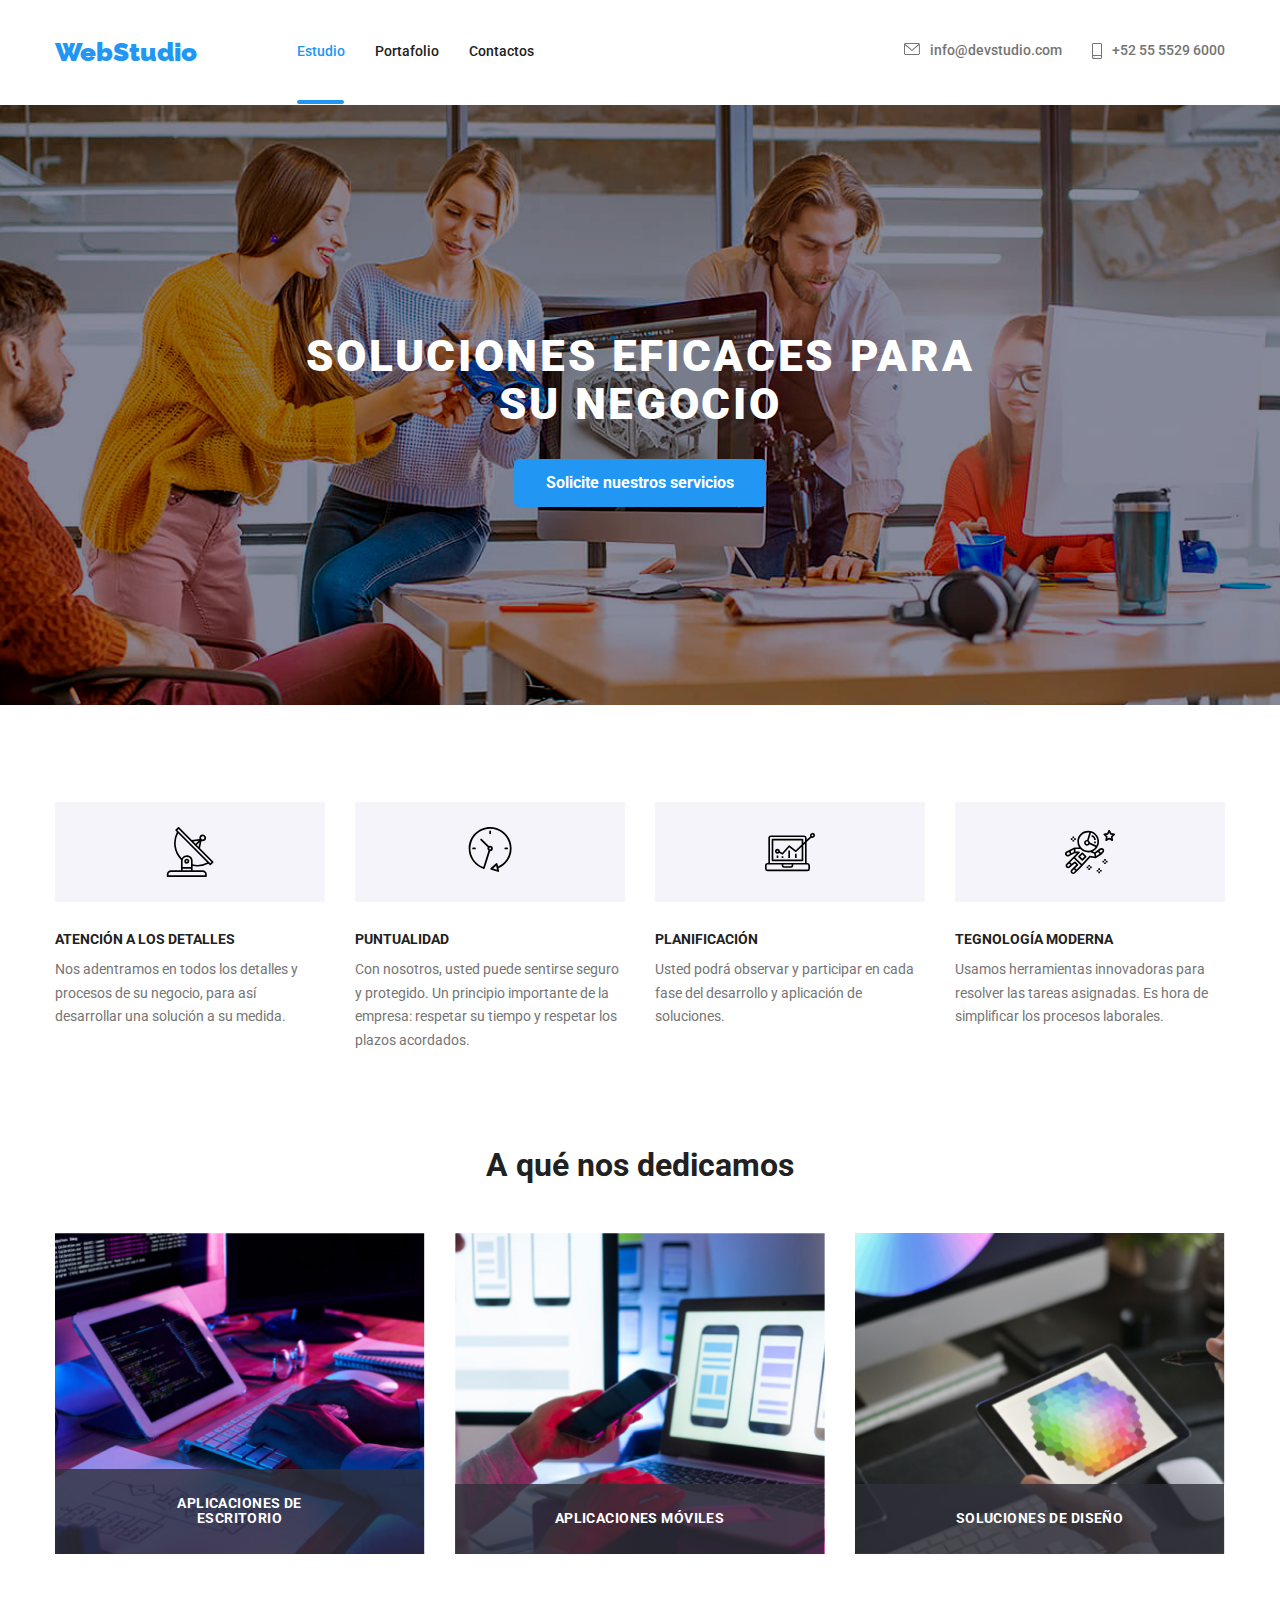
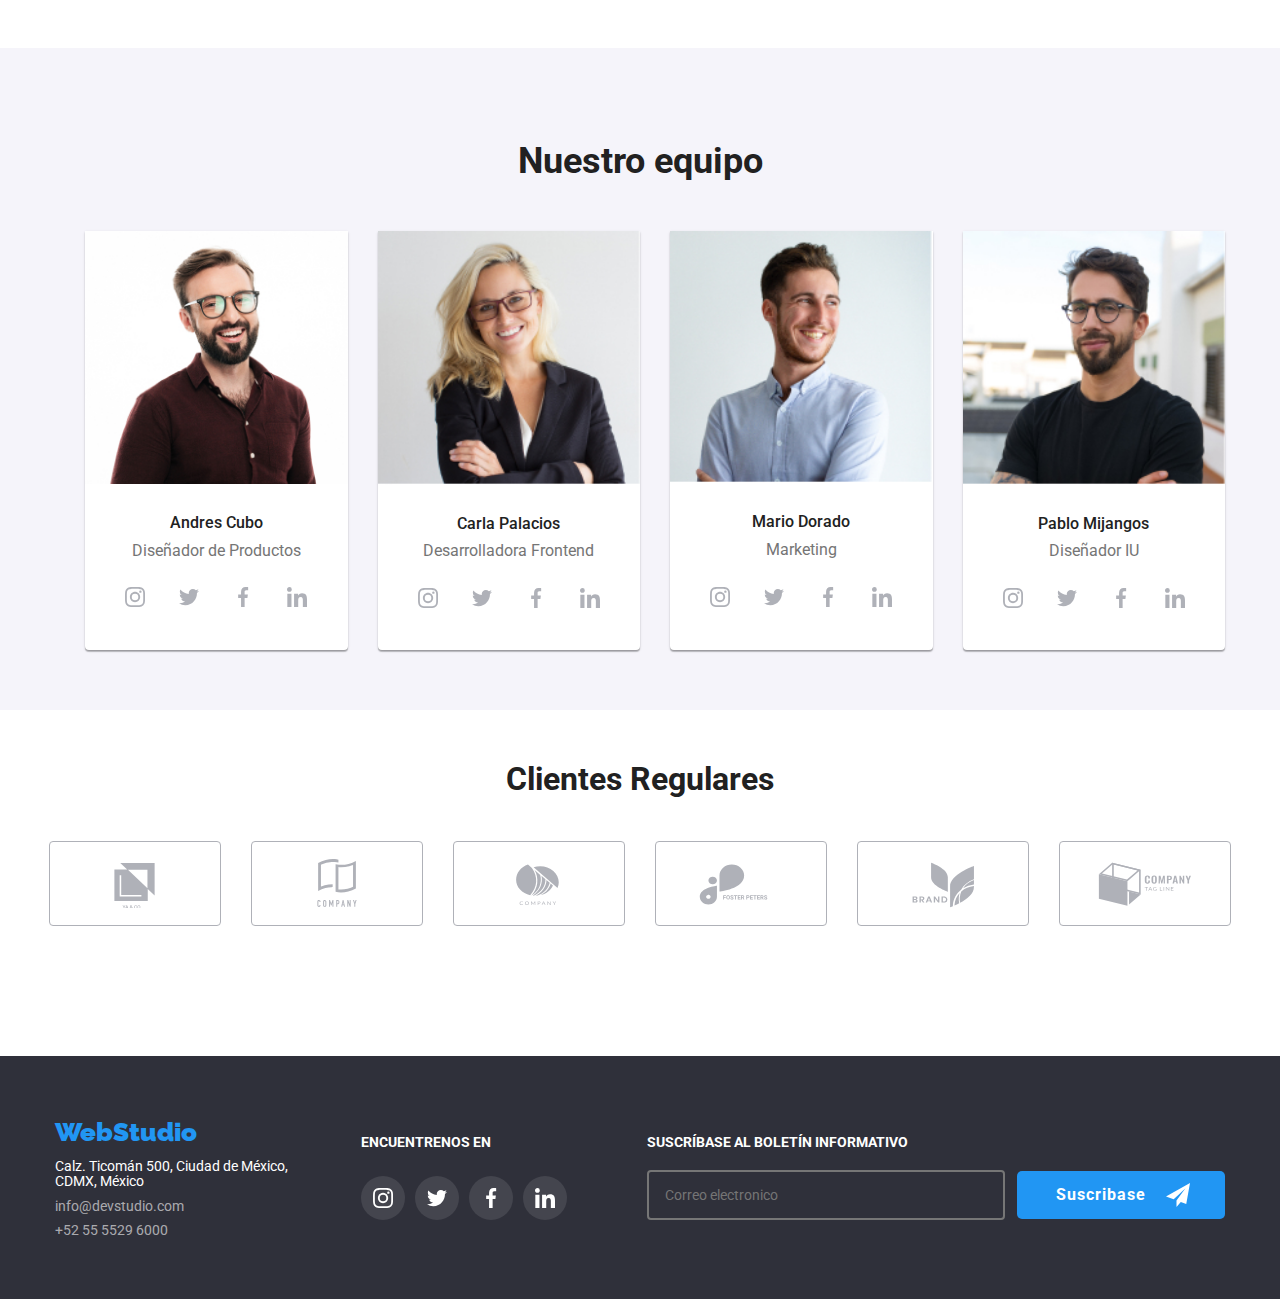
<file: index.html>
<!DOCTYPE html>
<html lang="en">
  <head>
    <meta charset="UTF-8" />
    <meta http-equiv="X-UA-Compatible" content="IE=edge" />
    <meta name="viewport" content="width=device-width, initial-scale=1.0" />
    <link
      rel="stylesheet"
      href="https://cdnjs.cloudflare.com/ajax/libs/modern-normalize/1.1.0/modern-normalize.min.css"
    />
    <link rel="stylesheet" href="./css/main.min.css" />
    <link rel="preconnect" href="https://fonts.googleapis.com" />
    <link rel="preconnect" href="https://fonts.googleapis.com" />
    <link rel="preconnect" href="https://fonts.gstatic.com" crossorigin />
    <link
      href="https://fonts.googleapis.com/css2?family=Raleway:wght@700&family=Roboto:wght@400;500;700;900&display=swap"
      rel="stylesheet"
    />
    <title>Estudio</title>
  </head>
  <body>
    <header>
      <div class="container__navigation container">
        <nav class="navigation">
          <a href="" class="logo-page link">WebStudio</a>
          <ul class="navigation__link list">
            <li class="navigation__list">
              <a href="./index.html" style="color: #2196f3"
                >Estudio
                <div class="selector-nav-estudio"></div
              ></a>
            </li>
            <li class="navigation__list">
              <a href="./portafolio.html">Portafolio </a>
            </li>
            <li class="navigation__list">
              <a href="">Contactos </a>
            </li>
          </ul>
        </nav>
        <ul class="contact list">
          <li class="contact__list">
            <a class="contact__link link" href="mailto:info@devstudio.com">
              <svg class="contact__icon contact__icon--c">
                <use href="./images/symbol-defs.svg#icon-correo"></use>
              </svg>
              info@devstudio.com</a
            >
          </li>
          <li class="contact__list">
            <a class="contact__link link" href="tel:+525555296000">
              <svg class="contact__icon contact__icon--t">
                <use href="./images/symbol-defs.svg#icon-telefono"></use>
              </svg>
              +52 55 5529 6000</a
            >
          </li>
        </ul>
      </div>
    </header>
    <main>
      <div class="backdrop is-hidden" data-modal>
        <div class="modal">
          <div class="box-form">
            <p class="text-modal">
              Deje sus datos, nos contactaremos con usted
            </p>
            <div class="modal-form">
              <label for="name"
                >Nombre<br />
                <div class="box-input">
                  <div class="form-wrapper">
                    <svg class="icon-form">
                      <use href="./images/symbol-defs.svg#icon-name"></use>
                    </svg>
                  </div>
                  <input type="text" name="name" class="form-input" />
                </div>
              </label>
              <label for="phone"
                >Telefono<br />
                <div class="box-input">
                  <div class="form-wrapper">
                    <svg class="icon-form">
                      <use href="./images/symbol-defs.svg#icon-phone"></use>
                    </svg>
                  </div>
                  <input type="text" name="phone" class="form-input" />
                </div>
              </label>
              <label for="mailto"
                >Correo<br />
                <div class="box-input">
                  <div class="form-wrapper">
                    <svg class="icon-form">
                      <use href="./images/symbol-defs.svg#icon-mail"></use>
                    </svg>
                  </div>
                  <input type="text" name="mailto" class="form-input" />
                </div>
              </label>
              <label for="comment"
                >Comentarios<br />
                <textarea
                  rows="5"
                  name="comment"
                  class="form-input-area"
                  placeholder="Introduzca el texto"
                ></textarea>
              </label>
              <label for="verification" id="validator">
                <input
                  type="checkbox"
                  name="validator"
                  value="verification"
                  class="form-validation"
                />
                <p class="text-validator">
                  Estoy de acuerdo con el boletín informativo y acepto los
                  Términos y Condiciones
                </p>
              </label>
              <button for="button" type="button" class="button-enviar">
                Enviar
              </button>
            </div>
          </div>
          <button type="button" class="button-close" data-modal-close>
            <svg class="button-svg">
              <use href="./images/symbol-defs.svg#icon-close"></use>
            </svg>
          </button>
        </div>
      </div>

      <section class="hero">
        <div class="container">
          <h1>SOLUCIONES EFICACES PARA SU NEGOCIO</h1>
          <button type="button" class="hero__button" data-modal-open>
            Solicite nuestros servicios
          </button>
        </div>
      </section>

      <section class="service">
        <div class="container">
          <ul class="service__list list">
            <li>
              <div class="service__icon">
                <svg class="service__icon--svg">
                  <use href="./images/symbol-defs.svg#icon-antena"></use>
                </svg>
              </div>
              <h3>ATENCIÓN A LOS DETALLES</h3>
              <p>
                Nos adentramos en todos los detalles y procesos de su negocio,
                para así desarrollar una solución a su medida.
              </p>
            </li>
            <li>
              <div class="service__icon">
                <svg class="service__icon--svg">
                  <use href="./images/symbol-defs.svg#icon-reloj"></use>
                </svg>
              </div>
              <h3>PUNTUALIDAD</h3>
              <p>
                Con nosotros, usted puede sentirse seguro y protegido. Un
                principio importante de la empresa: respetar su tiempo y
                respetar los plazos acordados.
              </p>
            </li>
            <li>
              <div class="service__icon">
                <svg class="service__icon--svg">
                  <use href="./images/symbol-defs.svg#icon-diagrama"></use>
                </svg>
              </div>
              <h3>PLANIFICACIÓN</h3>
              <p>
                Usted podrá observar y participar en cada fase del desarrollo y
                aplicación de soluciones.
              </p>
            </li>
            <li>
              <div class="service__icon">
                <svg class="service__icon--svg">
                  <use href="./images/symbol-defs.svg#icon-astronauta"></use>
                </svg>
              </div>
              <h3>TEGNOLOGÍA MODERNA</h3>
              <p>
                Usamos herramientas innovadoras para resolver las tareas
                asignadas. Es hora de simplificar los procesos laborales.
              </p>
            </li>
          </ul>
        </div>
      </section>

      <section class="work">
        <div class="work__container container">
          <h2>A qué nos dedicamos</h2>
          <ul class="work__list list">
            <li>
              <img src="./images/img1.jpg" alt="imagen teclado" />
              <section class="work__img">
                <p class="work__text">APLICACIONES DE ESCRITORIO</p>
              </section>
            </li>
            <li>
              <img src="./images/img2.jpg" alt="imagen celular" />
              <section class="work__img">
                <p class="work__text">APLICACIONES MÓVILES</p>
              </section>
            </li>
            <li>
              <img src="./images/img3.jpg" alt="imagen tablet" />
              <section class="work__img">
                <p class="work__text">SOLUCIONES DE DISEÑO</p>
              </section>
            </li>
          </ul>
        </div>
      </section>

      <section class="team">
        <div class="container-servicios container">
          <h2>Nuestro equipo</h2>
          <ul class="team__list list">
            <li class="team__person">
              <img src="./images/andres.jpg" alt="imagen andres" />
              <h3>Andres Cubo</h3>
              <p>Diseñador de Productos</p>
              <ul class="team__list-icon list">
                <li>
                  <a class="team__link link" href="#">
                    <svg class="team__icon">
                      <use href="./images/symbol-defs.svg#icon-instagram"></use>
                    </svg>
                  </a>
                </li>
                <li>
                  <a class="team__link link" href="#">
                    <svg class="team__icon">
                      <use href="./images/symbol-defs.svg#icon-twitter"></use>
                    </svg>
                  </a>
                </li>
                <li>
                  <a class="team__link link" href="#">
                    <svg class="team__icon">
                      <use href="./images/symbol-defs.svg#icon-facebook"></use>
                    </svg>
                  </a>
                </li>
                <li>
                  <a class="team__link link" href="#">
                    <svg class="team__icon">
                      <use href="./images/symbol-defs.svg#icon-linkedin"></use>
                    </svg>
                  </a>
                </li>
              </ul>
            </li>
            <li class="team__person">
              <img src="./images/carla.jpg" alt="imagen carla" />
              <h3>Carla Palacios</h3>
              <p>Desarrolladora Frontend</p>

              <ul class="team__list-icon list">
                <li>
                  <a class="team__link link" href="#">
                    <svg class="team__icon">
                      <use href="./images/symbol-defs.svg#icon-instagram"></use>
                    </svg>
                  </a>
                </li>
                <li>
                  <a class="team__link link" href="#">
                    <svg class="team__icon">
                      <use href="./images/symbol-defs.svg#icon-twitter"></use>
                    </svg>
                  </a>
                </li>
                <li>
                  <a class="team__link link" href="#">
                    <svg class="team__icon">
                      <use href="./images/symbol-defs.svg#icon-facebook"></use>
                    </svg>
                  </a>
                </li>
                <li>
                  <a class="team__link link" href="#">
                    <svg class="team__icon">
                      <use href="./images/symbol-defs.svg#icon-linkedin"></use>
                    </svg>
                  </a>
                </li>
              </ul>
            </li>
            <li class="team__person">
              <img src="./images/mario.jpg" alt="imagen mario" />
              <h3>Mario Dorado</h3>
              <p>Marketing</p>

              <ul class="team__list-icon list">
                <li>
                  <a class="team__link link" href="#">
                    <svg class="team__icon">
                      <use href="./images/symbol-defs.svg#icon-instagram"></use>
                    </svg>
                  </a>
                </li>
                <li>
                  <a class="team__link link" href="#">
                    <svg class="team__icon">
                      <use href="./images/symbol-defs.svg#icon-twitter"></use>
                    </svg>
                  </a>
                </li>
                <li>
                  <a class="team__link link" href="#">
                    <svg class="team__icon">
                      <use href="./images/symbol-defs.svg#icon-facebook"></use>
                    </svg>
                  </a>
                </li>
                <li>
                  <a class="team__link link" href="#">
                    <svg class="team__icon">
                      <use href="./images/symbol-defs.svg#icon-linkedin"></use>
                    </svg>
                  </a>
                </li>
              </ul>
            </li>
            <li class="team__person">
              <img src="./images/pablo.jpg" alt="imagen pablo" width="200px" />
              <h3>Pablo Mijangos</h3>
              <p>Diseñador IU</p>

              <ul class="team__list-icon list">
                <li>
                  <a class="team__link link" href="#">
                    <svg class="team__icon">
                      <use href="./images/symbol-defs.svg#icon-instagram"></use>
                    </svg>
                  </a>
                </li>
                <li>
                  <a class="team__link link" href="#">
                    <svg class="team__icon">
                      <use href="./images/symbol-defs.svg#icon-twitter"></use>
                    </svg>
                  </a>
                </li>
                <li>
                  <a class="team__link link" href="#">
                    <svg class="team__icon">
                      <use href="./images/symbol-defs.svg#icon-facebook"></use>
                    </svg>
                  </a>
                </li>
                <li>
                  <a class="team__link link" href="#">
                    <svg class="team__icon">
                      <use href="./images/symbol-defs.svg#icon-linkedin"></use>
                    </svg>
                  </a>
                </li>
              </ul>
            </li>
          </ul>
        </div>
      </section>
      <section class="customer">
        <div class="customer__container container">
          <h2>Clientes Regulares</h2>
          <ul class="customer__list list">
            <li class="customer__box-icon">
              <svg class="customer__icon">
                <use href="./images/symbol-defs.svg#icon-yaco"></use>
              </svg>
            </li>
            <li class="customer__box-icon">
              <svg class="customer__icon">
                <use href="./images/symbol-defs.svg#icon-company1"></use>
              </svg>
            </li>
            <li class="customer__box-icon">
              <svg class="customer__icon">
                <use href="./images/symbol-defs.svg#icon-company2"></use>
              </svg>
            </li>
            <li class="customer__box-icon">
              <svg class="customer__icon">
                <use href="./images/symbol-defs.svg#icon-foster"></use>
              </svg>
            </li>
            <li class="customer__box-icon">
              <svg class="customer__icon">
                <use href="./images/symbol-defs.svg#icon-brand"></use>
              </svg>
            </li>
            <li class="customer__box-icon">
              <svg class="customer__icon">
                <use href="./images/symbol-defs.svg#icon-company3"></use>
              </svg>
            </li>
          </ul>
        </div>
      </section>
    </main>
    <script src="./js/modal.js"></script>
  </body>
  <footer>
    <div class="footer__container container">
      <section class="footer__info">
        <a href="#" class="logo-page link">WebStudio</a>
        <address>
          <ul class="footer__info-list list">
            <li class="footer__info-list--direction">
              <p>Calz. Ticomán 500, Ciudad de México, CDMX, México</p>
            </li>
            <li class="footer_info-list--mail">
              <a class="link" href="mailto:info@devstudio.com"
                >info@devstudio.com</a
              >
            </li>
            <li class="footer__info-list--phone">
              <a class="link" href="tel:+525555296000">+52 55 5529 6000</a>
            </li>
          </ul>
        </address>
      </section>
      <div class="footer__social">
        <p>ENCUENTRENOS EN</p>
        <ul class="footer__social-list list">
          <li class="footer__social-networks">
            <svg class="footer__social-icon">
              <use
                class="i-social-"
                href="./images/symbol-defs.svg#icon-instagram"
              ></use>
            </svg>
          </li>
          <li class="footer__social-networks">
            <svg class="footer__social-icon">
              <use href="./images/symbol-defs.svg#icon-twitter"></use>
            </svg>
          </li>
          <li class="footer__social-networks">
            <svg class="footer__social-icon">
              <use href="./images/symbol-defs.svg#icon-facebook"></use>
            </svg>
          </li>
          <li class="footer__social-networks">
            <svg class="footer__social-icon">
              <use href="./images/symbol-defs.svg#icon-linkedin"></use>
            </svg>
          </li>
        </ul>
      </div>
      <div class="subscription">
        <p>SUSCRÍBASE AL BOLETÍN INFORMATIVO</p>
        <div class="subscription__container">
          <label for="mail">
            <input
              type="text"
              name="mail"
              class="subscription__label"
              placeholder="Correo electronico"
            />
          </label>
          <div>
            <button type="button" class="subscription__button" data-modal-open>
              Suscribase
              <svg class="subscription__icon">
                <use href="./images/symbol-defs.svg#icon-suscribir"></use>
              </svg>
            </button>
          </div>
        </div>
      </div>
    </div>
  </footer>
</html>
</file>
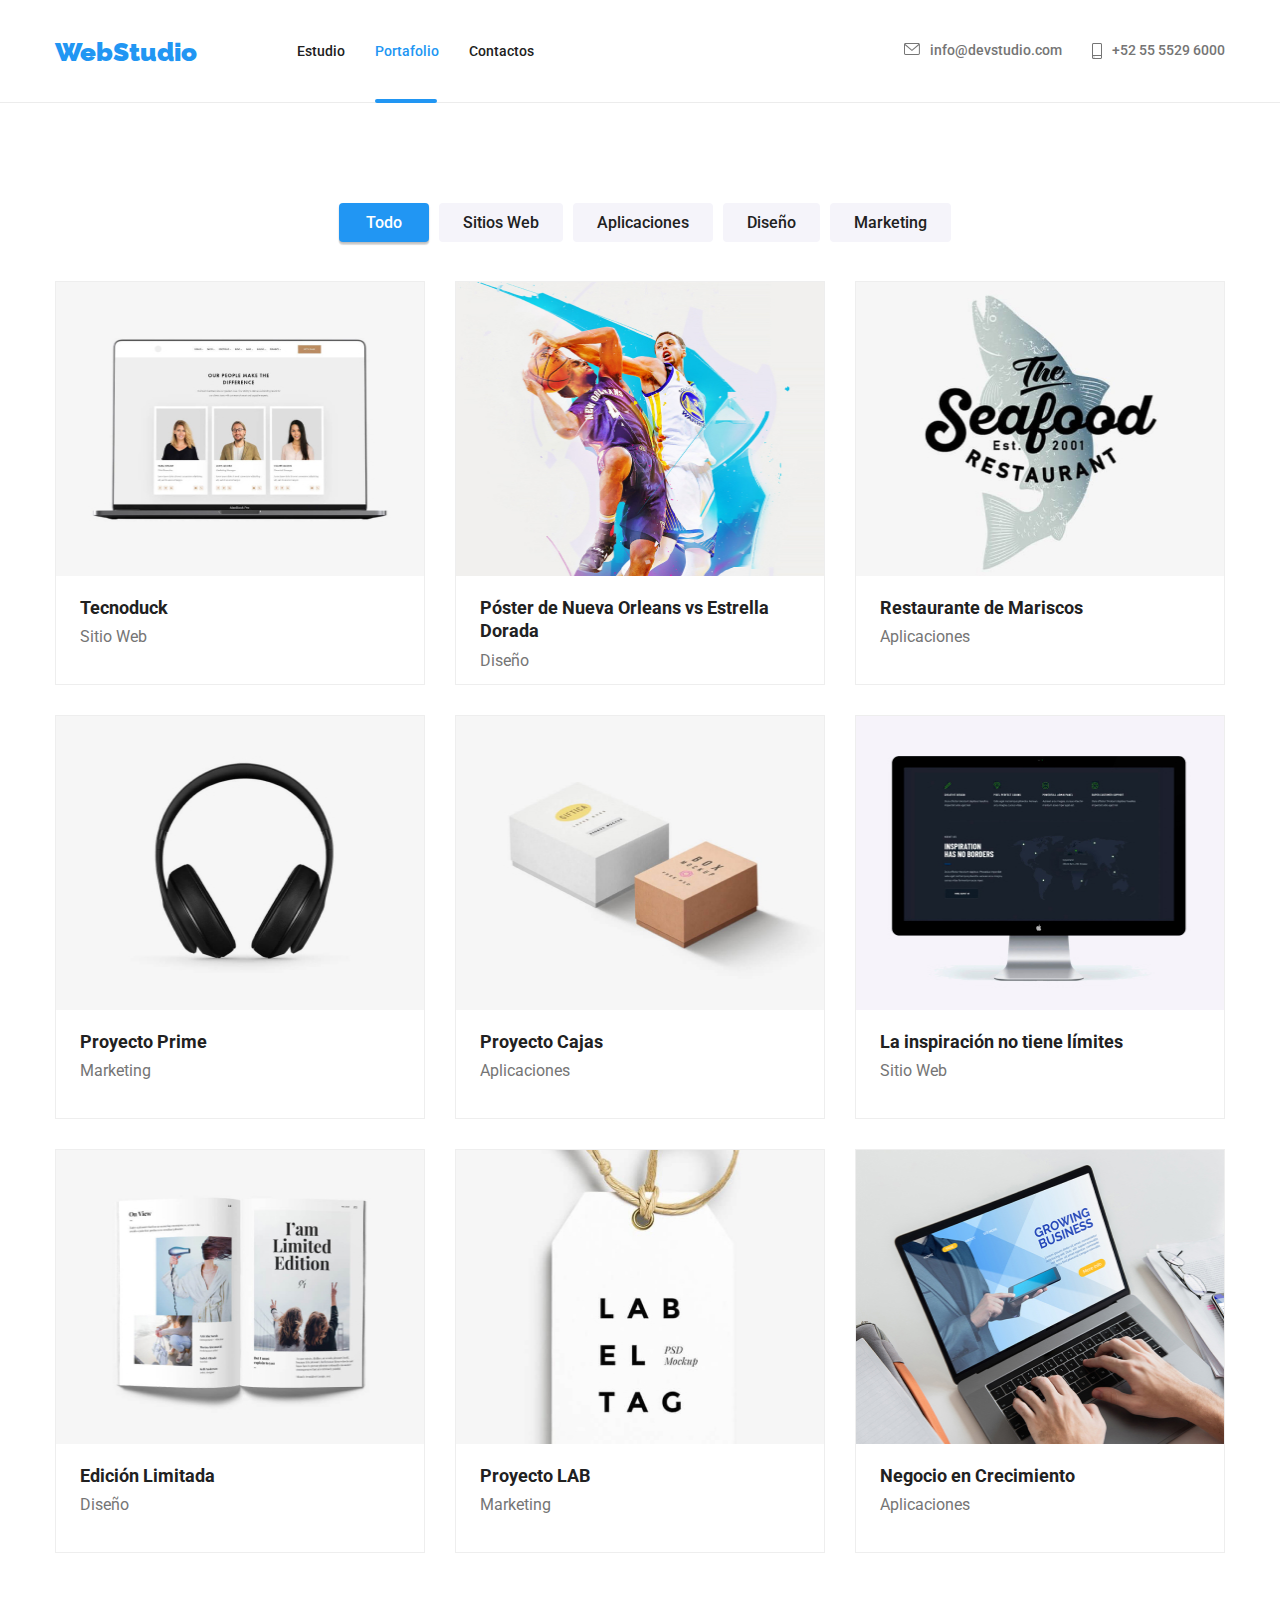
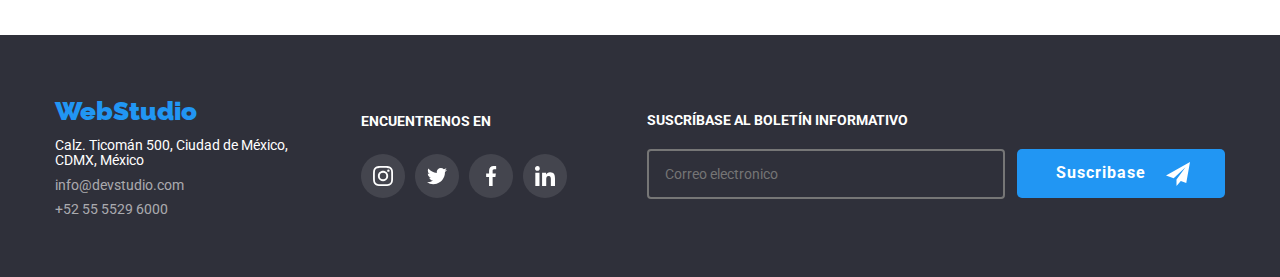
<file: portafolio.html>
<!DOCTYPE html>
<html lang="en">
  <head>
    <meta charset="UTF-8" />
    <meta http-equiv="X-UA-Compatible" content="IE=edge" />
    <meta name="viewport" content="width=device-width, initial-scale=1.0" />
    <link
      rel="stylesheet"
      href="https://cdnjs.cloudflare.com/ajax/libs/modern-normalize/1.1.0/modern-normalize.min.css"
    />
    <link rel="stylesheet" href="./css/main.min.css" />
    <link rel="preconnect" href="https://fonts.googleapis.com" />
    <link rel="preconnect" href="https://fonts.gstatic.com" crossorigin />
    <link
      href="https://fonts.googleapis.com/css2?family=Raleway:wght@700&family=Roboto:wght@400;500;700;900&display=swap"
      rel="stylesheet"
    />
    <title>Portafolio</title>
  </head>
  <body>
    <header>
      <div class="container__navigation container">
        <nav class="navigation">
          <a href="" class="logo-page link">WebStudio</a>
          <ul class="navigation__link list">
            <li class="navigation__list">
              <a href="./index.html">Estudio </a>
            </li>
            <li class="navigation__list">
              <a href="./portafolio.html" style="color: #2196f3"
                >Portafolio
                <div class="selector-nav-portafolio"></div
              ></a>
            </li>
            <li class="navigation__list">
              <a href="">Contactos </a>
            </li>
          </ul>
        </nav>
        <ul class="contact list">
          <li class="contact__list">
            <a class="contact__link link" href="mailto:info@devstudio.com">
              <svg class="contact__icon contact__icon--c">
                <use href="./images/symbol-defs.svg#icon-correo"></use>
              </svg>
              info@devstudio.com</a
            >
          </li>
          <li class="contact__list">
            <a class="contact__link link" href="tel:+525555296000">
              <svg class="contact__icon contact__icon--t">
                <use href="./images/symbol-defs.svg#icon-telefono"></use>
              </svg>
              +52 55 5529 6000</a
            >
          </li>
        </ul>
      </div>
    </header>

    <main class="portafolio">
      <div class="container">
        <ul class="navigation__portafolio list">
          <li>
            <button type="button" class="btt1">Todo</button>
          </li>
          <li>
            <button type="button" class="navigation__button">Sitios Web</button>
          </li>
          <li>
            <button type="button" class="navigation__button">
              Aplicaciones
            </button>
          </li>
          <li>
            <button type="button" class="navigation__button">Diseño</button>
          </li>
          <li>
            <button type="button" class="navigation__button">Marketing</button>
          </li>
        </ul>
        <ul class="gallery list">
          <li class="gallery__list">
            <a href="#" class="link">
              <div class="gallery__box-info">
                <img src="./images/pagina1.jpg" alt="foto pagina 1" />
                <div class="gallery__text-animate">
                  <p>
                    Tecnoduck es una plataforma de distribución de coronavirus
                    de última generación. Las compañías usan esta plataforma
                    para el espionaje digital y los ataques a los servidores
                    seguros de la competencia.
                  </p>
                </div>
              </div>
              <div class="gallery__text">
                <h3>Tecnoduck</h3>
                <p>Sitio Web</p>
              </div>
            </a>
          </li>
          <li class="gallery__list">
            <a href="#" class="link">
              <div class="gallery__box-info">
                <img src="./images/pagina2.jpg" alt="foto pagina 2" />
                <div class="gallery__text-animate">
                  <p>
                    Tecnoduck es una plataforma de distribución de coronavirus
                    de última generación. Las compañías usan esta plataforma
                    para el espionaje digital y los ataques a los servidores
                    seguros de la competencia.
                  </p>
                </div>
              </div>
              <div class="gallery__text">
                <h3>Póster de Nueva Orleans vs Estrella Dorada</h3>
                <p>Diseño</p>
              </div>
            </a>
          </li>
          <li class="gallery__list">
            <a href="#" class="link">
              <div class="gallery__box-info">
                <img src="./images/pagina3.jpg" alt="foto pagina 3" />
                <div class="gallery__text-animate">
                  <p>
                    Tecnoduck es una plataforma de distribución de coronavirus
                    de última generación. Las compañías usan esta plataforma
                    para el espionaje digital y los ataques a los servidores
                    seguros de la competencia.
                  </p>
                </div>
              </div>
              <div class="gallery__text">
                <h3>Restaurante de Mariscos</h3>
                <p>Aplicaciones</p>
              </div>
            </a>
          </li>
          <li class="gallery__list">
            <a href="#" class="link">
              <div class="gallery__box-info">
                <img src="./images/pagina4.jpg" alt="foto pagina 4" />
                <div class="gallery__text-animate">
                  <p>
                    Tecnoduck es una plataforma de distribución de coronavirus
                    de última generación. Las compañías usan esta plataforma
                    para el espionaje digital y los ataques a los servidores
                    seguros de la competencia.
                  </p>
                </div>
              </div>
              <div class="gallery__text">
                <h3>Proyecto Prime</h3>
                <p>Marketing</p>
              </div>
            </a>
          </li>
          <li class="gallery__list">
            <a href="#" class="link">
              <div class="gallery__box-info">
                <img src="./images/pagina5.jpg" alt="foto pagina 5" />
                <div class="gallery__text-animate">
                  <p>
                    Tecnoduck es una plataforma de distribución de coronavirus
                    de última generación. Las compañías usan esta plataforma
                    para el espionaje digital y los ataques a los servidores
                    seguros de la competencia.
                  </p>
                </div>
              </div>
              <div class="gallery__text">
                <h3>Proyecto Cajas</h3>
                <p>Aplicaciones</p>
              </div>
            </a>
          </li>
          <li class="gallery__list">
            <a href="#" class="link">
              <div class="gallery__box-info">
                <img src="./images/pagina6.jpg" alt="foto pagina 6" />
                <div class="gallery__text-animate">
                  <p>
                    Tecnoduck es una plataforma de distribución de coronavirus
                    de última generación. Las compañías usan esta plataforma
                    para el espionaje digital y los ataques a los servidores
                    seguros de la competencia.
                  </p>
                </div>
              </div>
              <div class="gallery__text">
                <h3>La inspiración no tiene límites</h3>
                <p>Sitio Web</p>
              </div>
            </a>
          </li>
          <li class="gallery__list">
            <a href="#" class="link">
              <div class="gallery__box-info">
                <img src="./images/pagina7.jpg" alt="foto pagina 7" />
                <div class="gallery__text-animate">
                  <p>
                    Tecnoduck es una plataforma de distribución de coronavirus
                    de última generación. Las compañías usan esta plataforma
                    para el espionaje digital y los ataques a los servidores
                    seguros de la competencia.
                  </p>
                </div>
              </div>
              <div class="gallery__text">
                <h3>Edición Limitada</h3>
                <p>Diseño</p>
              </div>
            </a>
          </li>
          <li class="gallery__list">
            <a href="#" class="link">
              <div class="gallery__box-info">
                <img src="./images/pagina8.jpg" alt="foto pagina 8" />
                <div class="gallery__text-animate">
                  <p>
                    Tecnoduck es una plataforma de distribución de coronavirus
                    de última generación. Las compañías usan esta plataforma
                    para el espionaje digital y los ataques a los servidores
                    seguros de la competencia.
                  </p>
                </div>
              </div>
              <div class="gallery__text">
                <h3>Proyecto LAB</h3>
                <p>Marketing</p>
              </div>
            </a>
          </li>
          <li class="gallery__list">
            <a href="#" class="link">
              <div class="gallery__box-info">
                <img src="./images/pagina9.jpg" alt="foto pagina 9" />
                <div class="gallery__text-animate">
                  <p>
                    Tecnoduck es una plataforma de distribución de coronavirus
                    de última generación. Las compañías usan esta plataforma
                    para el espionaje digital y los ataques a los servidores
                    seguros de la competencia.
                  </p>
                </div>
              </div>
              <div class="gallery__text">
                <h3>Negocio en Crecimiento</h3>
                <p>Aplicaciones</p>
              </div>
            </a>
          </li>
        </ul>
      </div>
    </main>
  </body>

  <footer>
    <div class="footer__container container">
      <section class="footer__info">
        <a href="#" class="logo-page link">WebStudio</a>
        <address>
          <ul class="footer__info-list list">
            <li class="footer__info-list--direction">
              <p>Calz. Ticomán 500, Ciudad de México, CDMX, México</p>
            </li>
            <li class="footer_info-list--mail">
              <a class="link" href="mailto:info@devstudio.com"
                >info@devstudio.com</a
              >
            </li>
            <li class="footer__info-list--phone">
              <a class="link" href="tel:+525555296000">+52 55 5529 6000</a>
            </li>
          </ul>
        </address>
      </section>
      <div class="footer__social">
        <p>ENCUENTRENOS EN</p>
        <ul class="footer__social-list list">
          <li class="footer__social-networks">
            <svg class="footer__social-icon">
              <use
                class="i-social-"
                href="./images/symbol-defs.svg#icon-instagram"
              ></use>
            </svg>
          </li>
          <li class="footer__social-networks">
            <svg class="footer__social-icon">
              <use href="./images/symbol-defs.svg#icon-twitter"></use>
            </svg>
          </li>
          <li class="footer__social-networks">
            <svg class="footer__social-icon">
              <use href="./images/symbol-defs.svg#icon-facebook"></use>
            </svg>
          </li>
          <li class="footer__social-networks">
            <svg class="footer__social-icon">
              <use href="./images/symbol-defs.svg#icon-linkedin"></use>
            </svg>
          </li>
        </ul>
      </div>
      <div class="subscription">
        <p>SUSCRÍBASE AL BOLETÍN INFORMATIVO</p>
        <div class="subscription__container">
          <label for="mail">
            <input
              type="text"
              name="mail"
              class="subscription__label"
              placeholder="Correo electronico"
            />
          </label>
          <div>
            <button type="button" class="subscription__button" data-modal-open>
              Suscribase
              <svg class="subscription__icon">
                <use href="./images/symbol-defs.svg#icon-suscribir"></use>
              </svg>
            </button>
          </div>
        </div>
      </div>
    </div>
  </footer>
</html>
</file>
<file: css/main.min.css>
:root{--primery-text-color: #757575;--title-text-color: #212121;--title-second-color: #2f303a;--hover-color-primery: #2196f3;--basic-color-white: #fff;--botton-color-two: #f5f4fa}html{-webkit-box-sizing:border-box;box-sizing:border-box}::after,::before{-webkit-box-sizing:inherit;box-sizing:inherit}h1,h2,h3,h4,h5,h6,p{margin-top:0;margin-bottom:0}.list{list-style:none;padding-left:0;margin:0}.link{text-decoration:none;color:inherit}img{display:block;max-width:100%;height:auto}body{font-family:"roboto","raleway",sans-serif;font-size:14px}header{width:1200px;display:-webkit-box;display:-ms-flexbox;display:flex;margin:auto}.container{width:1200px;padding-left:15px;padding-right:15px;margin-left:auto;margin-right:auto}.logo-page{text-decoration:none;font-family:"Raleway";font-size:26px;font-weight:900;line-height:1.3;color:#2196f3;padding-top:36px;padding-bottom:32px}.container__navigation{display:-webkit-box;display:-ms-flexbox;display:flex;-webkit-box-pack:justify;-ms-flex-pack:justify;justify-content:space-between}.navigation{display:-webkit-box;display:-ms-flexbox;display:flex}.navigation__link{font-size:14px;cursor:pointer;padding:0;display:-webkit-box;display:-ms-flexbox;display:flex;margin-left:100px;padding-top:32px;padding-bottom:32px;gap:30px;-webkit-box-align:center;-ms-flex-align:center;align-items:center}.navigation__link a{text-decoration:none;color:#212121;font-weight:500;line-height:1.1}.navigation__list{list-style:none;position:relative;margin:0}.navigation__link li a:hover{color:#2196f3}.navigation__link li a:focus{color:#2196f3}.selector-nav-estudio{-webkit-box-pack:center;-ms-flex-pack:center;justify-content:center;-webkit-box-align:center;-ms-flex-align:center;align-items:center;width:-webkit-fit-content;width:-moz-fit-content;width:fit-content;min-width:47.03px;height:4px;background:#2196f3;position:absolute;border-radius:2px;top:57px}.selector-nav-portafolio{-webkit-box-pack:center;-ms-flex-pack:center;justify-content:center;-webkit-box-align:center;-ms-flex-align:center;align-items:center;width:-webkit-fit-content;width:-moz-fit-content;width:fit-content;min-width:62.39px;height:4px;background:#2196f3;position:absolute;border-radius:2px;top:56px}.contact{font-size:14px;cursor:pointer;font-weight:500;line-height:1.1;padding:0;display:-webkit-box;display:-ms-flexbox;display:flex;padding-top:32px;padding-bottom:32px;gap:30px}.contact__list{list-style:none;gap:9px;display:-webkit-box;display:-ms-flexbox;display:flex;-webkit-box-align:center;-ms-flex-align:center;align-items:center}.contact__link{display:-webkit-box;display:-ms-flexbox;display:flex;gap:10px;text-decoration:none;color:#757575}.contact__link:hover,.contact__icon:hover,.contact__link:focus,.contact__icon:focus{fill:#2196f3;color:#2196f3}.contact__icon--t{width:10px;height:16px;fill:currentColor}.contact__icon--c{width:16px;height:12px;fill:currentColor}footer{background-color:#2f303a}.footer__container{display:-webkit-box;display:-ms-flexbox;display:flex;-webkit-box-orient:horizontal;-webkit-box-direction:normal;-ms-flex-direction:row;flex-direction:row;-webkit-box-align:center;-ms-flex-align:center;align-items:center;gap:70px;padding-top:60px;padding-bottom:60px}.footer__info-list{-webkit-padding-start:0;padding-inline-start:0}.footer__info-list a{text-decoration:none;color:rgba(255,255,255,.6);font-size:14px}.footer__info-list li{list-style:none;padding-top:9px}.footer__info-list li a:hover{color:#2196f3}.footer__info-list li a:focus{color:#2196f3}.footer_info-list--mail{font-family:"Roboto";font-style:normal;font-weight:400;font-size:14px;line-height:1.1}.footer__info-list--direction{font-family:"Roboto";font-style:normal;font-weight:400;font-size:14px;display:-webkit-box;display:-ms-flexbox;display:flex;-webkit-box-orient:horizontal;-webkit-box-direction:normal;-ms-flex-direction:row;flex-direction:row;line-height:1.1}.footer__info-list--direction p{font-family:"Roboto";font-style:normal;font-weight:400;font-size:14px;line-height:1.1;color:#fff;margin:0}.footer__info-list--phone{font-family:"Roboto";font-style:normal;font-weight:400;font-size:14px;line-height:1.1;display:-webkit-box;display:-ms-flexbox;display:flex;-webkit-box-orient:horizontal;-webkit-box-direction:normal;-ms-flex-direction:row;flex-direction:row;color:rgba(255,255,255,.6)}.footer__social p{font-family:"Roboto";font-style:normal;font-weight:700;font-size:14px;line-height:1.1;color:#fff;margin:0;margin-bottom:25px}.footer__social-list{display:-webkit-box;display:-ms-flexbox;display:flex;-webkit-box-orient:horizontal;-webkit-box-direction:normal;-ms-flex-direction:row;flex-direction:row;-webkit-padding-start:0;padding-inline-start:0}.footer__social-networks{width:44px;height:44px;border-radius:50%;background-color:rgba(255,255,255,.1);-webkit-box-pack:center;-ms-flex-pack:center;justify-content:center;-webkit-box-align:center;-ms-flex-align:center;align-items:center;display:-webkit-box;display:-ms-flexbox;display:flex;margin-right:10px;cursor:pointer}.footer__social-icon{width:20px;height:20px;-webkit-box-align:center;-ms-flex-align:center;align-items:center;-webkit-box-pack:center;-ms-flex-pack:center;justify-content:center;fill:#fff}.footer__social-networks:hover,.footer__social-networks:focus{background-color:#2196f3}.subscription p{font-family:"Roboto";font-style:normal;font-weight:700;font-size:14px;line-height:1.1;color:#fff;margin:0;margin-bottom:20px}.subscription__container{display:-webkit-box;display:-ms-flexbox;display:flex;-webkit-box-pack:center;-ms-flex-pack:center;justify-content:center;-webkit-box-align:center;-ms-flex-align:center;align-items:center;-webkit-column-gap:12px;-moz-column-gap:12px;column-gap:12px}.subscription__label{width:358px;height:50px;padding-top:15px;padding-right:101px;padding-left:16px;padding-bottom:15px;border-radius:4px;outline:none;border-style:solid;cursor:pointer;background-color:#2f303a;color:#fff}.subscription__icon{width:24px;height:24px}.subscription__button{background-color:#2196f3;border:none;color:#fff;font-size:16px;font-weight:700;cursor:pointer;line-height:1.8;letter-spacing:.06em;margin:auto;border-radius:5px;padding:10px 35px 10px 39px;display:-webkit-box;display:-ms-flexbox;display:flex;-webkit-column-gap:20px;-moz-column-gap:20px;column-gap:20px;-webkit-box-pack:center;-ms-flex-pack:center;justify-content:center;-webkit-box-align:center;-ms-flex-align:center;align-items:center}.hero{background:url(../images/cabezote.png) center no-repeat;padding-bottom:200px;padding-top:200px;text-align:center}.hero h1{width:696px;margin:30px auto;font-weight:900;font-size:44px;line-height:1.1;text-align:center;letter-spacing:.06em;text-transform:uppercase;color:#fff}.hero__button{background-color:#2196f3;border-color:#2196f3;border:none;color:#fff;font-size:16px;font-weight:700;cursor:pointer;line-height:1.8;margin:auto;border-radius:5px;padding:10px 32px 10px 32px}.hero__button:hover{background-color:#0e77cc}.hero__button:focus{background-color:#0e77cc}.backdrop{position:fixed;top:0;bottom:0;width:100vw;height:100vh;background-color:rgba(0,0,0,.5);opacity:1;-webkit-transition:opacity 250ms linear;transition:opacity 250ms linear;z-index:1}.backdrop.is-hidden{opacity:0;visibility:visible;pointer-events:none}.backdrop.is-hidden.modal{-webkit-transform:translate(-50%, -50%) scale(0.1);transform:translate(-50%, -50%) scale(0.1)}.modal{position:absolute;top:50%;left:50%;-webkit-transform:translate(-50%, -50%) scale(1);transform:translate(-50%, -50%) scale(1);-webkit-transition:-webkit-transform 250ms linear;transition:-webkit-transform 250ms linear;transition:transform 250ms linear;transition:transform 250ms linear, -webkit-transform 250ms linear;padding:40px;min-width:528px;min-height:581px;border-radius:4px;background-color:#fff;display:-webkit-box;display:-ms-flexbox;display:flex;-webkit-box-pack:end;-ms-flex-pack:end;justify-content:flex-end;-webkit-box-shadow:0px 1px 3px rgba(0,0,0,.12),0px 1px 1px rgba(0,0,0,.14),0px 2px 1px rgba(0,0,0,.2);box-shadow:0px 1px 3px rgba(0,0,0,.12),0px 1px 1px rgba(0,0,0,.14),0px 2px 1px rgba(0,0,0,.2)}.text-modal{font-family:"Roboto";font-style:normal;font-weight:700;font-size:20px;line-height:1.5;text-align:center;letter-spacing:.03em;color:#212121;padding-bottom:12px}.box-form{display:-webkit-box;display:-ms-flexbox;display:flex;-webkit-box-orient:vertical;-webkit-box-direction:normal;-ms-flex-direction:column;flex-direction:column;width:100%}.modal-form{display:-webkit-box;display:-ms-flexbox;display:flex;-webkit-box-pack:center;-ms-flex-pack:center;justify-content:center;-webkit-box-orient:vertical;-webkit-box-direction:normal;-ms-flex-direction:column;flex-direction:column;-webkit-box-align:center;-ms-flex-align:center;align-items:center}.modal-form textarea{width:450px;padding-top:12px;padding-right:12px;padding-left:12px;padding-bottom:12px;margin-top:4px;margin-bottom:10px;border-radius:4px}#validator{display:-webkit-box;display:-ms-flexbox;display:flex;gap:12px;margin-bottom:30px;width:448px;padding-left:20px}.text-validator{font-style:normal;font-weight:400;font-size:14px;line-height:1.5;letter-spacing:.03em;color:#757575}.box-input:hover,.form-input:hover,.form-input-area:hover{border-color:#2196f3;fill:#2196f3}.box-input{display:-webkit-box;display:-ms-flexbox;display:flex;position:relative;fill:#212121;border-color:#757575;margin-bottom:10px}.form-wrapper{position:absolute}.icon-form{width:20px;height:20px;display:-webkit-box;display:-ms-flexbox;display:flex;-webkit-box-pack:center;-ms-flex-pack:center;justify-content:center;-webkit-box-align:center;-ms-flex-align:center;align-items:center;margin:14px 14px;pointer-events:none}.form-input{width:448px;height:40px;padding-top:12px;padding-right:12px;padding-left:42px;padding-bottom:12px;margin-top:4px;border:1px solid rgba(33,33,33,.2);border-radius:4px;cursor:pointer}.form-input-area{width:448px;height:120px;margin-top:4px;border:1px solid rgba(33,33,33,.2);-webkit-box-sizing:border-box;box-sizing:border-box;border-radius:4px;resize:none;padding:12px 16px;outline:none;resize:none}.form-input-area:focus{outline:none;border-color:#2196f3}.button-enviar{background-color:#2196f3;border:none;border:none;color:#fff;font-size:16px;font-weight:700;cursor:pointer;line-height:1.8;margin:auto;border-radius:5px;padding:10px 75px}.button-svg{width:17px;height:17px;display:-webkit-box;display:-ms-flexbox;display:flex}.button-close{width:30px;height:30px;-webkit-box-pack:center;-ms-flex-pack:center;justify-content:center;-webkit-box-align:center;-ms-flex-align:center;align-items:center;border:1px solid rgba(0,0,0,.1);border-radius:50%;cursor:pointer;display:-webkit-box;display:-ms-flexbox;display:flex;position:absolute;top:10px;right:10px}.service__list{display:-webkit-box;display:-ms-flexbox;display:flex;margin:auto;-webkit-padding-start:0;padding-inline-start:0;gap:30px;padding-top:95px;padding-bottom:95px}.service__list li{list-style:none;-ms-flex-preferred-size:calc((100% - 46px)/3);flex-basis:calc((100% - 46px)/3)}.service__list h3{font-size:14px;font-weight:700;color:#212121;line-height:1.1;margin-bottom:10px;margin-top:30px}.service__list p{font-size:14px;font-weight:400;color:#757575;line-height:1.7}.service__icon{display:-webkit-box;display:-ms-flexbox;display:flex;background-color:#f5f4fa;-webkit-box-pack:center;-ms-flex-pack:center;justify-content:center;-webkit-box-align:center;-ms-flex-align:center;align-items:center;padding:25px 102px}.service__icon--svg{width:50px;height:50px}.work h2{font-size:32px;font-weight:700;color:#212121;text-align:center;line-height:1.1}.work__container{-webkit-box-orient:vertical;-webkit-box-direction:normal;-ms-flex-direction:column;flex-direction:column;padding-bottom:94px}.work__list{display:-webkit-box;display:-ms-flexbox;display:flex;-webkit-box-pack:center;-ms-flex-pack:center;justify-content:center;-webkit-padding-start:0;padding-inline-start:0;-webkit-box-pack:justify;-ms-flex-pack:justify;justify-content:space-between;gap:30px;position:relative;margin-top:50px}.work__list li{list-style:none}.work__list img{width:100%}.work__img{background:rgba(47,48,58,.8);position:absolute;bottom:0}.work__text{width:369px;color:#fff;font-style:normal;font-weight:700;font-size:14px;text-align:center;letter-spacing:.03em;line-height:1.1;padding:27px 79px}.team{background-color:#f5f4fa}.team h2{font-size:36px;font-weight:700;color:#212121;text-align:center;line-height:1.1;font-weight:700;margin-bottom:50px;padding-top:94px}.team__list{display:-webkit-box;display:-ms-flexbox;display:flex;-webkit-box-pack:center;-ms-flex-pack:center;justify-content:center;-webkit-padding-start:0;padding-inline-start:0;padding-bottom:60px}.team__person{width:270px;background-color:#fff;list-style:none;-webkit-box-shadow:0px 1px 3px rgba(0,0,0,.12),0px 1px 1px rgba(0,0,0,.14),0px 2px 1px rgba(0,0,0,.2);box-shadow:0px 1px 3px rgba(0,0,0,.12),0px 1px 1px rgba(0,0,0,.14),0px 2px 1px rgba(0,0,0,.2);border-radius:0px 0px 4px 4px;margin-left:30px}.team__person img{width:100vw}.team__person h3{font-size:16px;font-weight:500;line-height:1.1;text-align:center;color:#212121;padding-top:30px;margin-bottom:10px}.team__person p{font-size:16px;font-weight:400;line-height:1.1;text-align:center;color:#757575;margin-bottom:16px}.team__link{background-color:#fff;width:44px;height:44px;border-radius:50%;-webkit-box-pack:center;-ms-flex-pack:center;justify-content:center;-webkit-box-align:center;-ms-flex-align:center;align-items:center;display:-webkit-box;display:-ms-flexbox;display:flex;fill:#afb1b8;cursor:pointer}.team__list-icon{display:-webkit-box;display:-ms-flexbox;display:flex;-webkit-box-orient:horizontal;-webkit-box-direction:normal;-ms-flex-direction:row;flex-direction:row;-webkit-box-pack:center;-ms-flex-pack:center;justify-content:center;-webkit-box-align:center;-ms-flex-align:center;align-items:center;-webkit-padding-start:0;padding-inline-start:0;gap:10px;padding-bottom:30px}.team__icon{width:20px;height:20px;-webkit-box-align:center;-ms-flex-align:center;align-items:center;-webkit-box-pack:center;-ms-flex-pack:center;justify-content:center;cursor:pointer}.team__link:hover,.team__link:focus{background:#2196f3;fill:#fff}.customer__container h2{font-size:32px;font-weight:700;color:#212121;text-align:center;line-height:1.1;padding-top:52px}.customer__list{-webkit-padding-start:0;padding-inline-start:0;display:-webkit-box;display:-ms-flexbox;display:flex;-webkit-box-pack:center;-ms-flex-pack:center;justify-content:center;-webkit-box-align:center;-ms-flex-align:center;align-items:center;gap:30px;padding-bottom:130px;margin-top:44px}.customer__box-icon{border-radius:4px;border:1px solid;border-color:#afb1b8;cursor:pointer;fill:#afb1b8;padding:14px 32px}.customer__icon{width:106px;height:52px}.customer__box-icon:hover,.customer__box-icon:focus{border-color:#2196f3;fill:#2196f3}.portafolio{border-top:1px solid #ececec}.navigation__portafolio{padding:0;display:-webkit-box;display:-ms-flexbox;display:flex;-webkit-box-pack:center;-ms-flex-pack:center;justify-content:center;padding-top:100px;margin-bottom:39px}.navigation__portafolio li{list-style:none;margin-left:10px}.navigation__portafolio li button{cursor:pointer}.btt1{padding:6px 27px;border:none;background:#2196f3;-webkit-box-shadow:0px 3px 1px rgba(0,0,0,.1),0px 1px 2px rgba(0,0,0,.08),0px 2px 2px rgba(0,0,0,.12);box-shadow:0px 3px 1px rgba(0,0,0,.1),0px 1px 2px rgba(0,0,0,.08),0px 2px 2px rgba(0,0,0,.12);border-radius:4px;font-family:inherit;font-size:16px;font-weight:500;line-height:1.7;text-align:center;color:#fff}.navigation__button{padding:6px 24px;background:#f5f4fa;border-radius:4px;font-family:inherit;font-size:16px;font-weight:500;line-height:1.7;text-align:center;color:#212121;border:none}.navigation__button:hover,.navigation__button:focus{background-color:#2196f3;color:#fff;-webkit-box-shadow:0px 3px 1px rgba(0,0,0,.1),0px 1px 2px rgba(0,0,0,.08),0px 2px 2px rgba(0,0,0,.12);box-shadow:0px 3px 1px rgba(0,0,0,.1),0px 1px 2px rgba(0,0,0,.08),0px 2px 2px rgba(0,0,0,.12)}.gallery{display:-webkit-box;display:-ms-flexbox;display:flex;-webkit-box-pack:center;-ms-flex-pack:center;justify-content:center;-ms-flex-wrap:wrap;flex-wrap:wrap;-webkit-padding-start:0;padding-inline-start:0;padding-bottom:82px;gap:30px}.gallery li{list-style:none}.gallery li a{text-decoration:none}.gallery__list{background:#fff;border:1px solid #eee;width:370px;height:404px}.gallery__list:hover{-webkit-box-shadow:0px 1px 1px rgba(0,0,0,.12),0px 4px 4px rgba(0,0,0,.06),1px 4px 6px rgba(0,0,0,.16);box-shadow:0px 1px 1px rgba(0,0,0,.12),0px 4px 4px rgba(0,0,0,.06),1px 4px 6px rgba(0,0,0,.16)}.gallery__list img{width:370px;height:294px}.gallery__list h3{font-size:18px;font-weight:700;line-height:1.3;color:#212121;margin:0}.gallery__list p{font-size:16px;font-weight:400;line-height:1.8;color:#757575;margin:0;margin-top:4px}.gallery__box-info{position:relative;overflow:hidden}.gallery__box-info p{color:#fff;font-weight:400;font-size:18px;line-height:1.5;letter-spacing:.03em;padding:64px 24px}.gallery__text{padding:20px 24px}.gallery__text-animate{position:absolute;top:0;-webkit-transform:translateY(100%);transform:translateY(100%);background-color:rgba(33,150,243,.9);-webkit-transition-property:-webkit-transform;transition-property:-webkit-transform;transition-property:transform;transition-property:transform, -webkit-transform;-webkit-transition-duration:250ms;transition-duration:250ms;-webkit-transition-delay:0;transition-delay:0;-webkit-transition-timing-function:linear;transition-timing-function:linear}.gallery__list:hover>.link>.gallery__box-info>.gallery__text-animate{-webkit-transform:translateY(0%);transform:translateY(0%)}/*# sourceMappingURL=main.min.css.map */
</file>
